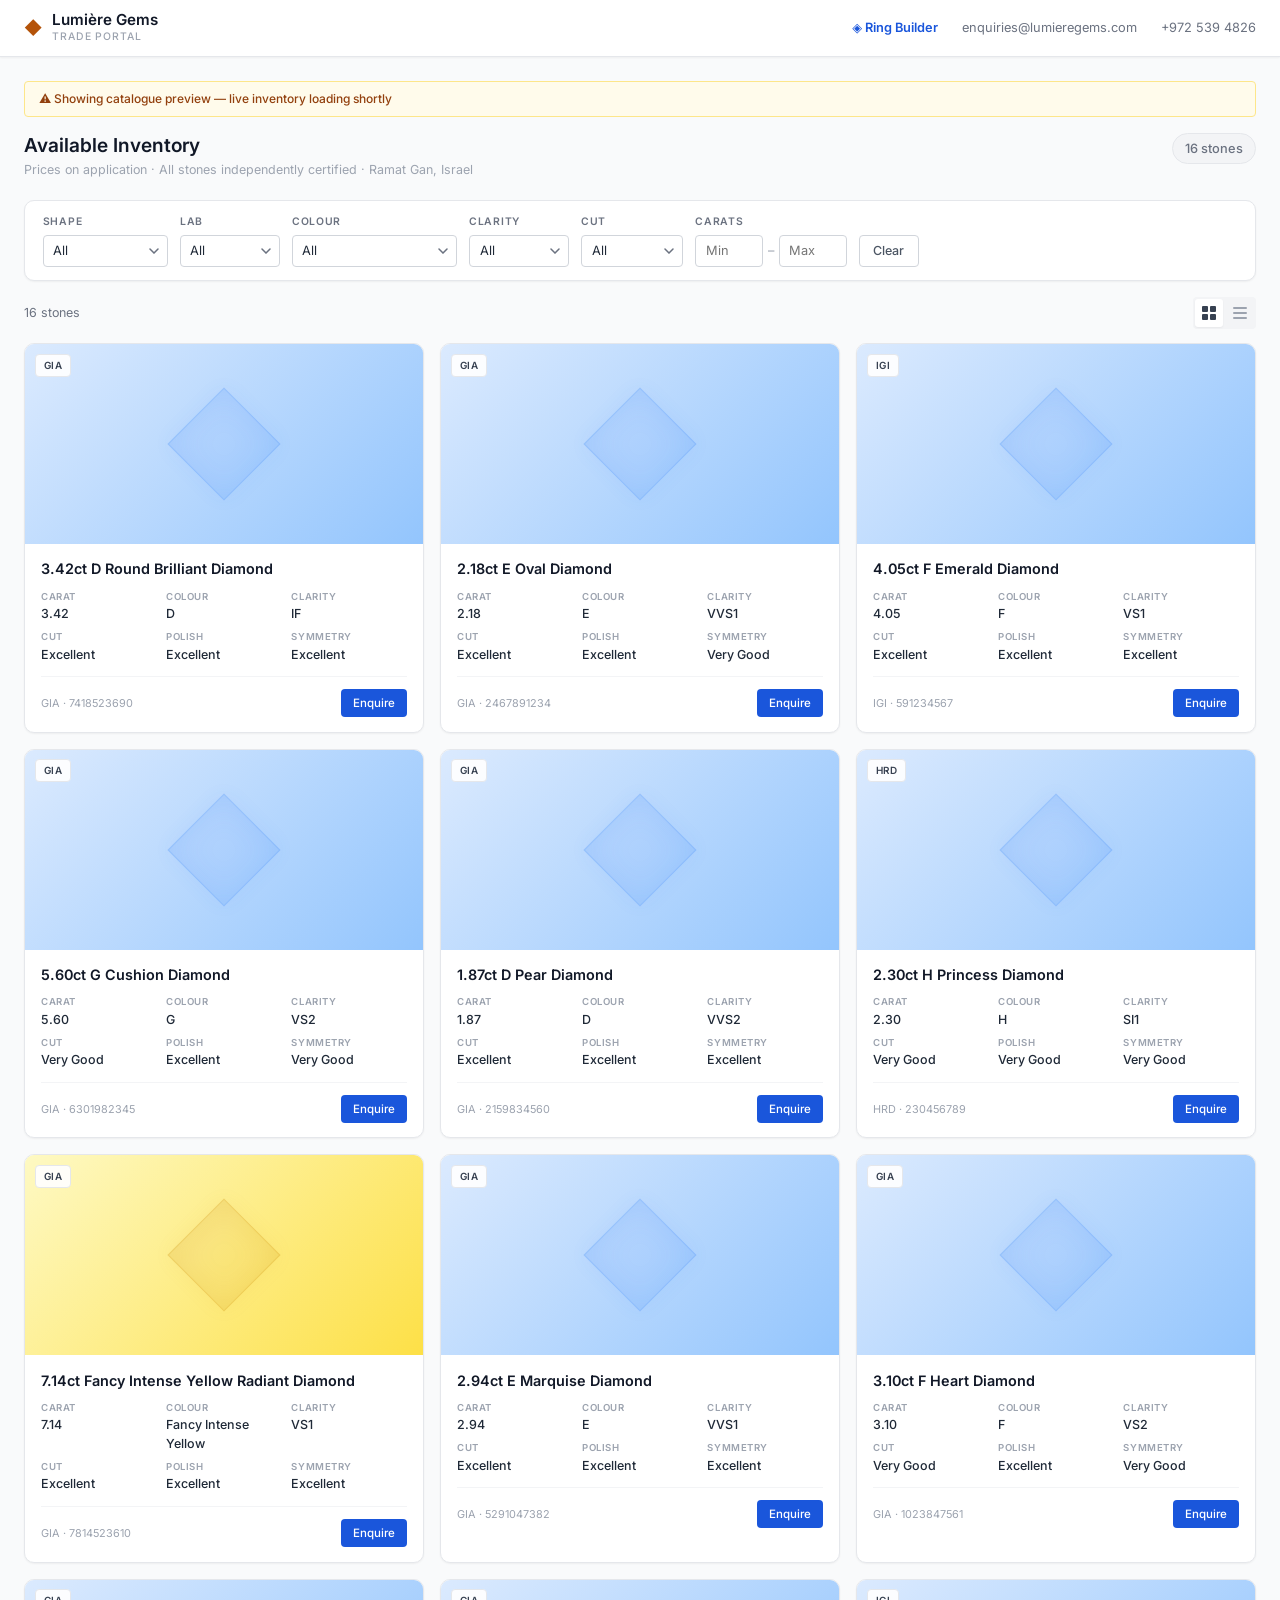
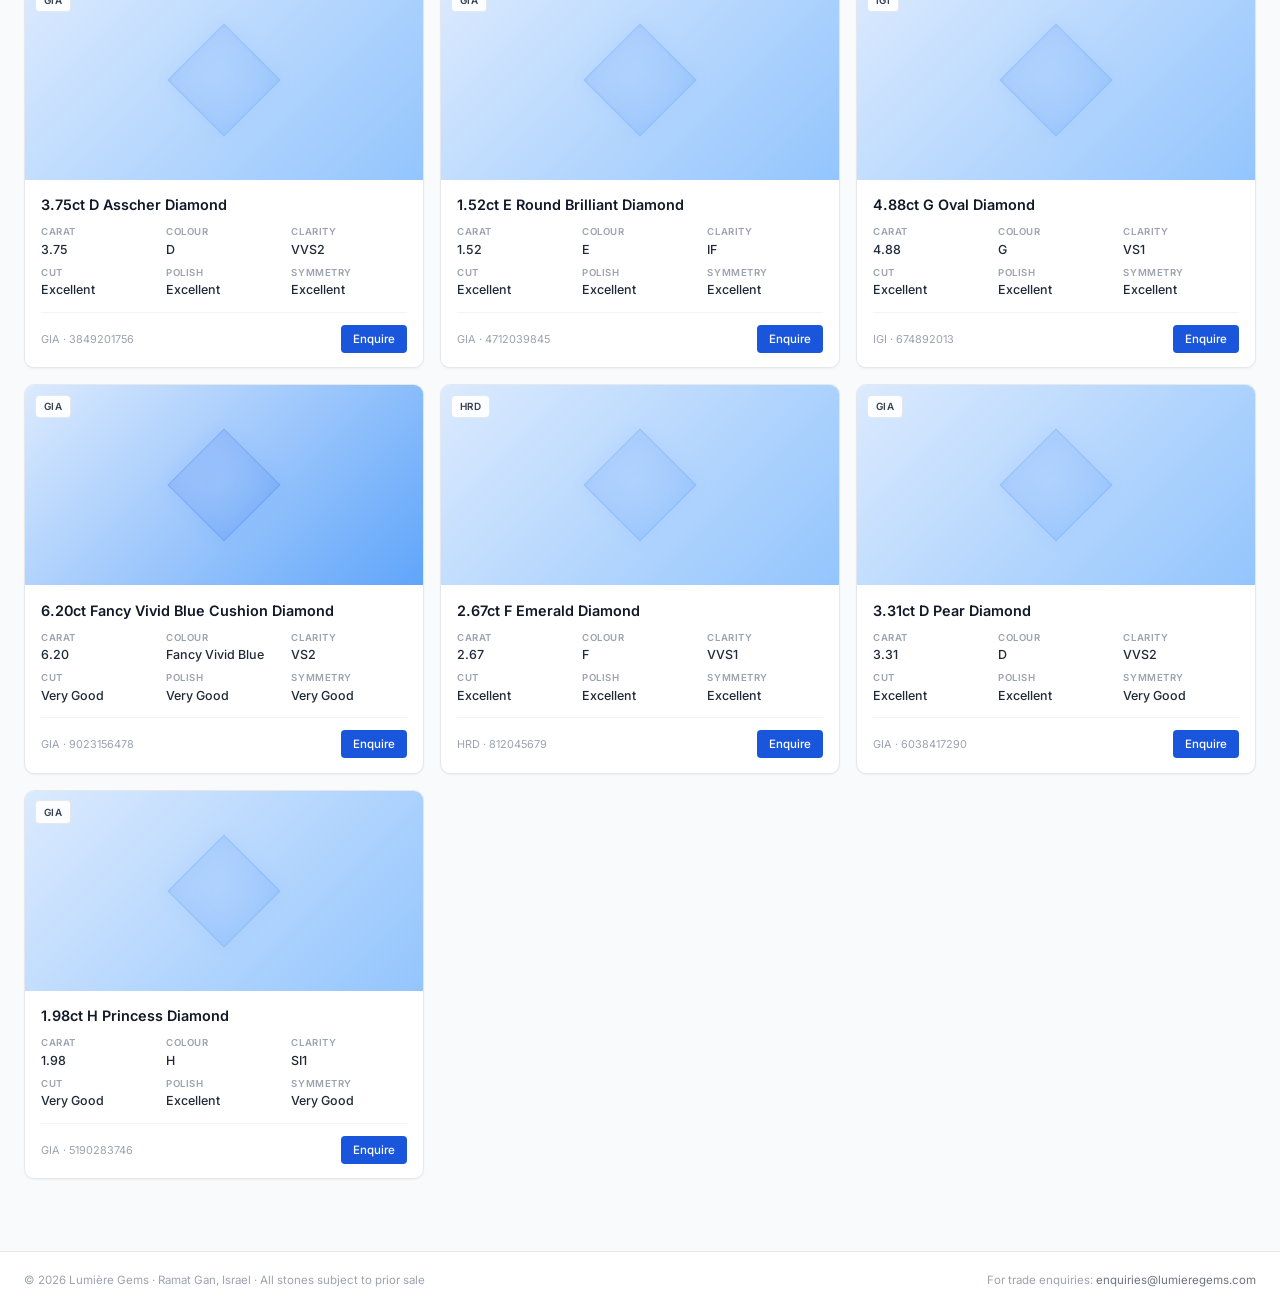
<file: index.html>
<!DOCTYPE html>
<html lang="en">
<head>
  <meta charset="UTF-8" />
  <meta name="viewport" content="width=device-width, initial-scale=1.0" />
  <title>Lumière Gems — Trade Portal</title>
  <link rel="stylesheet" href="style.css" />
  <link rel="preconnect" href="https://fonts.googleapis.com" />
  <link href="https://fonts.googleapis.com/css2?family=Inter:wght@300;400;500;600&display=swap" rel="stylesheet" />
</head>
<body>

  <!-- HEADER -->
  <header class="site-header">
    <div class="header-inner">
      <div class="header-brand">
        <span class="logo-mark">◆</span>
        <div>
          <div class="logo-name">Lumière Gems</div>
          <div class="logo-sub">Trade Portal</div>
        </div>
      </div>
      <div class="header-actions">
        <a href="ring-builder.html" class="header-contact" style="font-weight:600;color:var(--blue);">◈ Ring Builder</a>
        <a href="mailto:enquiries@lumieregems.com" class="header-contact">enquiries@lumieregems.com</a>
        <a href="tel:+97253948926" class="header-contact">+972 539 4826</a>
      </div>
    </div>
  </header>

  <!-- MAIN -->
  <main class="main">

    <!-- PAGE TITLE -->
    <div class="page-title">
      <div>
        <h1>Available Inventory</h1>
        <p class="page-sub">Prices on application · All stones independently certified · Ramat Gan, Israel</p>
      </div>
      <div class="inventory-count" id="inventory-count">— stones</div>
    </div>

    <!-- FILTERS -->
    <div class="filters-bar" id="filters-bar">
      <div class="filter-group">
        <label>Shape</label>
        <select id="f-shape"><option value="">All</option></select>
      </div>
      <div class="filter-group">
        <label>Lab</label>
        <select id="f-lab"><option value="">All</option></select>
      </div>
      <div class="filter-group">
        <label>Colour</label>
        <select id="f-color"><option value="">All</option></select>
      </div>
      <div class="filter-group">
        <label>Clarity</label>
        <select id="f-clarity"><option value="">All</option></select>
      </div>
      <div class="filter-group">
        <label>Cut</label>
        <select id="f-cut"><option value="">All</option></select>
      </div>
      <div class="filter-group filter-group--range">
        <label>Carats</label>
        <div class="range-inputs">
          <input type="number" id="f-carat-min" placeholder="Min" min="0" step="0.01" />
          <span>–</span>
          <input type="number" id="f-carat-max" placeholder="Max" min="0" step="0.01" />
        </div>
      </div>
      <button class="btn-reset" id="btn-reset">Clear</button>
    </div>

    <!-- VIEW TOGGLE -->
    <div class="view-toolbar">
      <div class="result-info" id="result-info"></div>
      <div class="view-toggle">
        <button class="view-btn active" id="view-grid" title="Grid view">
          <svg width="16" height="16" viewBox="0 0 16 16" fill="none"><rect x="1" y="1" width="6" height="6" rx="1" fill="currentColor"/><rect x="9" y="1" width="6" height="6" rx="1" fill="currentColor"/><rect x="1" y="9" width="6" height="6" rx="1" fill="currentColor"/><rect x="9" y="9" width="6" height="6" rx="1" fill="currentColor"/></svg>
        </button>
        <button class="view-btn" id="view-list" title="List view">
          <svg width="16" height="16" viewBox="0 0 16 16" fill="none"><rect x="1" y="2" width="14" height="2" rx="1" fill="currentColor"/><rect x="1" y="7" width="14" height="2" rx="1" fill="currentColor"/><rect x="1" y="12" width="14" height="2" rx="1" fill="currentColor"/></svg>
        </button>
      </div>
    </div>

    <!-- INVENTORY GRID -->
    <div class="inventory-grid" id="inventory-grid"></div>

    <!-- EMPTY STATE -->
    <div class="empty-state" id="empty-state" style="display:none">
      <p>No stones match your filters.</p>
      <button class="btn-reset-inline" id="btn-reset-2">Clear filters</button>
    </div>

  </main>

  <!-- ENQUIRY MODAL -->
  <div class="modal-backdrop" id="modal-backdrop"></div>
  <div class="modal" id="enquiry-modal" role="dialog" aria-modal="true" aria-hidden="true">
    <div class="modal-header">
      <h2>Enquire About This Stone</h2>
      <button class="modal-close" id="modal-close" aria-label="Close">×</button>
    </div>
    <div class="modal-stone-ref" id="modal-stone-ref"></div>
    <form class="modal-form" id="enquiry-form" novalidate>
      <div class="form-row">
        <div class="form-group">
          <label for="eq-name">Full Name *</label>
          <input type="text" id="eq-name" required placeholder="Your name" />
        </div>
        <div class="form-group">
          <label for="eq-company">Company</label>
          <input type="text" id="eq-company" placeholder="Your company" />
        </div>
      </div>
      <div class="form-row">
        <div class="form-group">
          <label for="eq-email">Email *</label>
          <input type="email" id="eq-email" required placeholder="your@email.com" />
        </div>
        <div class="form-group">
          <label for="eq-phone">Phone</label>
          <input type="tel" id="eq-phone" placeholder="+1 000 000 0000" />
        </div>
      </div>
      <div class="form-group">
        <label for="eq-message">Message</label>
        <textarea id="eq-message" rows="3" placeholder="Any specific requirements or questions…"></textarea>
      </div>
      <div class="modal-actions">
        <button type="submit" class="btn-primary">Send Enquiry</button>
      </div>
      <p class="form-success" id="eq-success">Thank you — we'll be in touch within one business day.</p>
    </form>
  </div>

  <!-- STONE DETAIL MODAL -->
  <div class="modal modal--detail" id="detail-modal" role="dialog" aria-modal="true" aria-hidden="true">
    <div class="modal-header">
      <h2 id="detail-title"></h2>
      <button class="modal-close" id="detail-close" aria-label="Close">×</button>
    </div>
    <div class="detail-body">
      <div class="detail-media" id="detail-media"></div>
      <div class="detail-info">
        <div class="detail-specs" id="detail-specs"></div>
        <div class="detail-actions" id="detail-actions"></div>
      </div>
    </div>
  </div>

  <!-- FOOTER -->
  <footer class="site-footer">
    <div class="footer-inner">
      <span>© 2026 Lumière Gems · Ramat Gan, Israel · All stones subject to prior sale</span>
      <span>For trade enquiries: <a href="mailto:enquiries@lumieregems.com">enquiries@lumieregems.com</a></span>
    </div>
  </footer>

  <script src="script.js"></script>
</body>
</html>
</file>
<file: style.css>
/* ── Reset & Base ─────────────────────────────────────────── */
*, *::before, *::after { box-sizing: border-box; margin: 0; padding: 0; }

:root {
  --blue:       #1a56db;
  --blue-light: #eff6ff;
  --blue-dark:  #1e3a8a;
  --green:      #057a55;
  --green-light:#f0fdf4;
  --red:        #c81e1e;
  --gray-50:    #f9fafb;
  --gray-100:   #f3f4f6;
  --gray-200:   #e5e7eb;
  --gray-300:   #d1d5db;
  --gray-400:   #9ca3af;
  --gray-500:   #6b7280;
  --gray-600:   #4b5563;
  --gray-700:   #374151;
  --gray-800:   #1f2937;
  --gray-900:   #111827;
  --white:      #ffffff;
  --gold:       #b45309;

  --font: 'Inter', system-ui, -apple-system, sans-serif;
  --radius-sm: 4px;
  --radius:    6px;
  --radius-lg: 10px;
  --shadow-sm: 0 1px 2px rgba(0,0,0,0.05);
  --shadow:    0 1px 3px rgba(0,0,0,0.1), 0 1px 2px rgba(0,0,0,0.06);
  --shadow-md: 0 4px 6px rgba(0,0,0,0.07), 0 2px 4px rgba(0,0,0,0.06);
  --shadow-lg: 0 10px 15px rgba(0,0,0,0.1), 0 4px 6px rgba(0,0,0,0.05);
  --trans: 0.15s ease;
}

html { scroll-behavior: smooth; }

body {
  background: var(--gray-50);
  color: var(--gray-800);
  font-family: var(--font);
  font-size: 13px;
  font-weight: 400;
  line-height: 1.5;
  -webkit-font-smoothing: antialiased;
}

a { color: var(--blue); text-decoration: none; }
a:hover { text-decoration: underline; }

/* ── Header ───────────────────────────────────────────────── */
.site-header {
  background: var(--white);
  border-bottom: 1px solid var(--gray-200);
  position: sticky;
  top: 0;
  z-index: 50;
  box-shadow: var(--shadow-sm);
}

.header-inner {
  max-width: 1400px;
  margin: 0 auto;
  padding: 0 1.5rem;
  height: 56px;
  display: flex;
  align-items: center;
  justify-content: space-between;
  gap: 2rem;
}

.header-brand {
  display: flex;
  align-items: center;
  gap: 0.65rem;
}

.logo-mark {
  color: var(--gold);
  font-size: 1.1rem;
  line-height: 1;
}

.logo-name {
  font-size: 0.95rem;
  font-weight: 600;
  color: var(--gray-900);
  line-height: 1.2;
}

.logo-sub {
  font-size: 0.65rem;
  font-weight: 500;
  color: var(--gray-400);
  text-transform: uppercase;
  letter-spacing: 0.08em;
}

.header-actions {
  display: flex;
  align-items: center;
  gap: 1.5rem;
}

.header-contact {
  font-size: 0.8rem;
  color: var(--gray-500);
  font-weight: 400;
}
.header-contact:hover { color: var(--blue); text-decoration: none; }

/* ── Main layout ──────────────────────────────────────────── */
.main {
  max-width: 1400px;
  margin: 0 auto;
  padding: 1.5rem;
}

/* ── Page title ───────────────────────────────────────────── */
.page-title {
  display: flex;
  align-items: flex-start;
  justify-content: space-between;
  margin-bottom: 1.25rem;
  gap: 1rem;
}

.page-title h1 {
  font-size: 1.2rem;
  font-weight: 600;
  color: var(--gray-900);
  line-height: 1.3;
}

.page-sub {
  font-size: 0.78rem;
  color: var(--gray-400);
  margin-top: 0.2rem;
}

.inventory-count {
  font-size: 0.8rem;
  font-weight: 500;
  color: var(--gray-500);
  background: var(--gray-100);
  border: 1px solid var(--gray-200);
  padding: 0.3rem 0.75rem;
  border-radius: 999px;
  white-space: nowrap;
  align-self: flex-start;
}

/* ── Filters ──────────────────────────────────────────────── */
.filters-bar {
  background: var(--white);
  border: 1px solid var(--gray-200);
  border-radius: var(--radius-lg);
  padding: 0.85rem 1.1rem;
  display: flex;
  flex-wrap: wrap;
  gap: 0.75rem;
  align-items: flex-end;
  margin-bottom: 1rem;
  box-shadow: var(--shadow-sm);
}

.filter-group {
  display: flex;
  flex-direction: column;
  gap: 0.3rem;
  min-width: 100px;
}

.filter-group label {
  font-size: 0.65rem;
  font-weight: 600;
  text-transform: uppercase;
  letter-spacing: 0.07em;
  color: var(--gray-500);
}

.filter-group select,
.filter-group input[type="number"] {
  height: 32px;
  padding: 0 0.6rem;
  border: 1px solid var(--gray-300);
  border-radius: var(--radius-sm);
  font-family: var(--font);
  font-size: 0.8rem;
  color: var(--gray-800);
  background: var(--white);
  outline: none;
  transition: border-color var(--trans), box-shadow var(--trans);
  appearance: none;
  cursor: pointer;
}

.filter-group select {
  padding-right: 1.6rem;
  background-image: url("data:image/svg+xml,%3Csvg xmlns='http://www.w3.org/2000/svg' width='10' height='6' viewBox='0 0 10 6'%3E%3Cpath d='M1 1l4 4 4-4' stroke='%236b7280' stroke-width='1.5' fill='none' stroke-linecap='round'/%3E%3C/svg%3E");
  background-repeat: no-repeat;
  background-position: right 0.5rem center;
}

.filter-group select:focus,
.filter-group input[type="number"]:focus {
  border-color: var(--blue);
  box-shadow: 0 0 0 3px rgba(26,86,219,0.1);
}

.filter-group--range .range-inputs {
  display: flex;
  align-items: center;
  gap: 0.3rem;
}
.filter-group--range input { width: 68px; }
.filter-group--range span { color: var(--gray-400); font-size: 0.8rem; }

.btn-reset {
  height: 32px;
  padding: 0 0.85rem;
  border: 1px solid var(--gray-300);
  border-radius: var(--radius-sm);
  background: var(--white);
  color: var(--gray-600);
  font-family: var(--font);
  font-size: 0.78rem;
  font-weight: 500;
  cursor: pointer;
  transition: var(--trans);
  align-self: flex-end;
}
.btn-reset:hover { background: var(--gray-50); border-color: var(--gray-400); }

/* ── View toolbar ─────────────────────────────────────────── */
.view-toolbar {
  display: flex;
  align-items: center;
  justify-content: space-between;
  margin-bottom: 0.85rem;
}

.result-info {
  font-size: 0.78rem;
  color: var(--gray-500);
}

.view-toggle {
  display: flex;
  gap: 0.2rem;
  background: var(--gray-100);
  border-radius: var(--radius-sm);
  padding: 2px;
}

.view-btn {
  width: 28px; height: 28px;
  display: flex; align-items: center; justify-content: center;
  border: none;
  background: transparent;
  color: var(--gray-400);
  border-radius: 3px;
  cursor: pointer;
  transition: var(--trans);
}
.view-btn.active, .view-btn:hover {
  background: var(--white);
  color: var(--gray-700);
  box-shadow: var(--shadow-sm);
}

/* ── Inventory grid ───────────────────────────────────────── */
.inventory-grid {
  display: grid;
  grid-template-columns: repeat(auto-fill, minmax(300px, 1fr));
  gap: 1rem;
}

.inventory-grid.list-view {
  grid-template-columns: 1fr;
  gap: 0.4rem;
}

/* ── Stone card (grid) ────────────────────────────────────── */
.stone-card {
  background: var(--white);
  border: 1px solid var(--gray-200);
  border-radius: var(--radius-lg);
  overflow: hidden;
  box-shadow: var(--shadow-sm);
  transition: box-shadow var(--trans), border-color var(--trans), transform var(--trans);
  cursor: pointer;
  animation: fadeIn 0.25s ease both;
}
.stone-card:hover {
  box-shadow: var(--shadow-md);
  border-color: var(--gray-300);
  transform: translateY(-1px);
}
@keyframes fadeIn {
  from { opacity: 0; transform: translateY(8px); }
  to   { opacity: 1; transform: translateY(0); }
}

.card-media {
  position: relative;
  height: 200px;
  background: var(--gray-100);
  overflow: hidden;
}
.card-media img {
  width: 100%; height: 100%;
  object-fit: cover;
  display: block;
}
.card-gem-visual {
  width: 100%; height: 100%;
  display: flex; align-items: center; justify-content: center;
  position: relative;
  overflow: hidden;
}
.gem-bg {
  position: absolute;
  inset: 0;
}
.gem-shape {
  position: relative;
  z-index: 2;
  width: 80px; height: 80px;
  background: rgba(255,255,255,0.15);
  transform: rotate(45deg);
  border: 1px solid rgba(255,255,255,0.3);
  box-shadow: inset 0 0 30px rgba(255,255,255,0.1), 0 0 20px rgba(255,255,255,0.05);
}

.card-lab-badge {
  position: absolute;
  top: 0.6rem; left: 0.6rem;
  background: rgba(255,255,255,0.92);
  border: 1px solid var(--gray-200);
  color: var(--gray-700);
  font-size: 0.62rem;
  font-weight: 600;
  letter-spacing: 0.05em;
  text-transform: uppercase;
  padding: 0.2rem 0.5rem;
  border-radius: var(--radius-sm);
}

.card-video-btn {
  position: absolute;
  top: 0.6rem; right: 0.6rem;
  background: rgba(0,0,0,0.65);
  color: #fff;
  font-size: 0.62rem;
  font-weight: 500;
  padding: 0.2rem 0.5rem;
  border-radius: var(--radius-sm);
  display: flex; align-items: center; gap: 0.25rem;
  text-decoration: none;
  transition: background var(--trans);
}
.card-video-btn:hover { background: rgba(0,0,0,0.85); text-decoration: none; color: #fff; }

.card-body { padding: 0.9rem 1rem; }

.card-title {
  font-size: 0.9rem;
  font-weight: 600;
  color: var(--gray-900);
  margin-bottom: 0.6rem;
  white-space: nowrap;
  overflow: hidden;
  text-overflow: ellipsis;
}

.card-specs {
  display: grid;
  grid-template-columns: repeat(3, 1fr);
  gap: 0.4rem 0.6rem;
  margin-bottom: 0.75rem;
  padding-bottom: 0.75rem;
  border-bottom: 1px solid var(--gray-100);
}

.spec-item { display: flex; flex-direction: column; gap: 1px; }
.spec-label {
  font-size: 0.6rem;
  font-weight: 600;
  text-transform: uppercase;
  letter-spacing: 0.06em;
  color: var(--gray-400);
}
.spec-value {
  font-size: 0.78rem;
  font-weight: 500;
  color: var(--gray-800);
}

.card-footer {
  display: flex;
  align-items: center;
  justify-content: space-between;
  gap: 0.5rem;
}

.card-cert-ref {
  font-size: 0.68rem;
  color: var(--gray-400);
  font-weight: 400;
}

.card-actions {
  display: flex;
  gap: 0.4rem;
}

.btn-enquire {
  height: 28px;
  padding: 0 0.75rem;
  background: var(--blue);
  color: var(--white);
  border: none;
  border-radius: var(--radius-sm);
  font-family: var(--font);
  font-size: 0.72rem;
  font-weight: 500;
  cursor: pointer;
  transition: background var(--trans);
  white-space: nowrap;
}
.btn-enquire:hover { background: var(--blue-dark); }

.btn-cert {
  height: 28px;
  width: 28px;
  display: flex; align-items: center; justify-content: center;
  background: var(--gray-50);
  border: 1px solid var(--gray-200);
  border-radius: var(--radius-sm);
  color: var(--gray-500);
  cursor: pointer;
  transition: var(--trans);
  text-decoration: none;
  font-size: 0.7rem;
}
.btn-cert:hover { background: var(--gray-100); color: var(--gray-700); text-decoration: none; border-color: var(--gray-300); }

/* ── List view card ───────────────────────────────────────── */
.stone-card.list-card {
  border-radius: var(--radius);
  transform: none !important;
}
.stone-card.list-card:hover { transform: none !important; }

.list-card-inner {
  display: grid;
  grid-template-columns: 64px 1fr auto;
  align-items: center;
  gap: 1rem;
  padding: 0.65rem 1rem;
}

.list-thumb {
  width: 64px; height: 64px;
  border-radius: var(--radius-sm);
  overflow: hidden;
  flex-shrink: 0;
  background: var(--gray-100);
}
.list-thumb img { width: 100%; height: 100%; object-fit: cover; }
.list-thumb .card-gem-visual { width: 64px; height: 64px; }
.list-thumb .gem-shape { width: 28px; height: 28px; }

.list-info { display: flex; flex-direction: column; gap: 0.35rem; overflow: hidden; }
.list-title {
  font-size: 0.88rem;
  font-weight: 600;
  color: var(--gray-900);
  white-space: nowrap;
  overflow: hidden;
  text-overflow: ellipsis;
}
.list-specs {
  display: flex;
  flex-wrap: wrap;
  gap: 0.3rem 1rem;
}
.list-spec {
  font-size: 0.72rem;
  color: var(--gray-500);
}
.list-spec strong { color: var(--gray-700); font-weight: 500; }

.list-actions {
  display: flex;
  flex-direction: column;
  align-items: flex-end;
  gap: 0.4rem;
  flex-shrink: 0;
}
.list-lab {
  font-size: 0.65rem;
  font-weight: 600;
  letter-spacing: 0.05em;
  text-transform: uppercase;
  color: var(--gray-400);
  background: var(--gray-100);
  padding: 0.15rem 0.45rem;
  border-radius: var(--radius-sm);
}

/* ── Empty state ──────────────────────────────────────────── */
.empty-state {
  text-align: center;
  padding: 4rem 2rem;
  color: var(--gray-400);
  font-size: 0.88rem;
}
.btn-reset-inline {
  margin-top: 0.75rem;
  display: inline-block;
  color: var(--blue);
  background: none;
  border: none;
  font-family: var(--font);
  font-size: 0.88rem;
  cursor: pointer;
  text-decoration: underline;
}

/* ── Loading skeleton ─────────────────────────────────────── */
.skeleton-card {
  background: var(--white);
  border: 1px solid var(--gray-200);
  border-radius: var(--radius-lg);
  overflow: hidden;
  animation: shimmer 1.5s ease-in-out infinite;
}
.skeleton-media { height: 200px; background: var(--gray-100); }
.skeleton-body { padding: 0.9rem 1rem; display: flex; flex-direction: column; gap: 0.5rem; }
.skeleton-line { height: 10px; background: var(--gray-100); border-radius: 4px; }
.skeleton-line--short { width: 60%; }
.skeleton-line--med   { width: 80%; }
@keyframes shimmer {
  0%, 100% { opacity: 1; }
  50%       { opacity: 0.6; }
}

/* ── Modals ───────────────────────────────────────────────── */
.modal-backdrop {
  position: fixed; inset: 0;
  background: rgba(17,24,39,0.5);
  backdrop-filter: blur(2px);
  z-index: 100;
  opacity: 0; pointer-events: none;
  transition: opacity 0.2s ease;
}
.modal-backdrop.active { opacity: 1; pointer-events: all; }

.modal {
  position: fixed;
  top: 50%; left: 50%;
  transform: translate(-50%, -50%) scale(0.97);
  background: var(--white);
  border-radius: var(--radius-lg);
  box-shadow: var(--shadow-lg);
  z-index: 101;
  width: 90%; max-width: 560px;
  max-height: 90vh;
  overflow-y: auto;
  opacity: 0; pointer-events: none;
  transition: opacity 0.2s ease, transform 0.2s ease;
}
.modal.active {
  opacity: 1; pointer-events: all;
  transform: translate(-50%, -50%) scale(1);
}

.modal--detail { max-width: 780px; }

.modal-header {
  display: flex;
  align-items: center;
  justify-content: space-between;
  padding: 1.1rem 1.3rem;
  border-bottom: 1px solid var(--gray-200);
  position: sticky; top: 0;
  background: var(--white);
  z-index: 1;
}
.modal-header h2 {
  font-size: 0.95rem;
  font-weight: 600;
  color: var(--gray-900);
}
.modal-close {
  width: 28px; height: 28px;
  display: flex; align-items: center; justify-content: center;
  background: none; border: none;
  color: var(--gray-400);
  font-size: 1.2rem;
  cursor: pointer;
  border-radius: var(--radius-sm);
  transition: var(--trans);
}
.modal-close:hover { background: var(--gray-100); color: var(--gray-600); }

.modal-stone-ref {
  padding: 0.6rem 1.3rem;
  background: var(--gray-50);
  border-bottom: 1px solid var(--gray-200);
  font-size: 0.78rem;
  color: var(--gray-600);
  font-weight: 500;
}

.modal-form { padding: 1.2rem 1.3rem; display: flex; flex-direction: column; gap: 0.9rem; }
.form-row { display: grid; grid-template-columns: 1fr 1fr; gap: 0.75rem; }
.form-group { display: flex; flex-direction: column; gap: 0.3rem; }
.form-group label {
  font-size: 0.7rem;
  font-weight: 600;
  text-transform: uppercase;
  letter-spacing: 0.06em;
  color: var(--gray-500);
}
.form-group input,
.form-group textarea {
  border: 1px solid var(--gray-300);
  border-radius: var(--radius-sm);
  padding: 0.5rem 0.65rem;
  font-family: var(--font);
  font-size: 0.82rem;
  color: var(--gray-800);
  outline: none;
  transition: border-color var(--trans), box-shadow var(--trans);
}
.form-group input:focus,
.form-group textarea:focus {
  border-color: var(--blue);
  box-shadow: 0 0 0 3px rgba(26,86,219,0.1);
}
.form-group textarea { resize: vertical; }

.modal-actions { display: flex; justify-content: flex-end; }
.btn-primary {
  height: 36px;
  padding: 0 1.2rem;
  background: var(--blue);
  color: var(--white);
  border: none;
  border-radius: var(--radius-sm);
  font-family: var(--font);
  font-size: 0.82rem;
  font-weight: 500;
  cursor: pointer;
  transition: background var(--trans);
}
.btn-primary:hover { background: var(--blue-dark); }

.form-success {
  display: none;
  background: var(--green-light);
  color: var(--green);
  border: 1px solid #bbf7d0;
  border-radius: var(--radius-sm);
  padding: 0.6rem 0.8rem;
  font-size: 0.8rem;
  font-weight: 500;
}
.form-success.visible { display: block; }

/* ── Detail modal ─────────────────────────────────────────── */
.detail-body {
  display: grid;
  grid-template-columns: 280px 1fr;
}

.detail-media {
  height: 280px;
  background: var(--gray-100);
  overflow: hidden;
}
.detail-media img { width: 100%; height: 100%; object-fit: cover; }
.detail-media .card-gem-visual { width: 100%; height: 100%; }
.detail-media .gem-shape { width: 100px; height: 100px; }

.detail-info { padding: 1.2rem 1.3rem; display: flex; flex-direction: column; gap: 1rem; }

.detail-specs {
  display: grid;
  grid-template-columns: 1fr 1fr;
  gap: 0.6rem 1.5rem;
}
.detail-spec { display: flex; flex-direction: column; gap: 2px; }
.detail-spec .spec-label {
  font-size: 0.62rem;
  font-weight: 600;
  text-transform: uppercase;
  letter-spacing: 0.07em;
  color: var(--gray-400);
}
.detail-spec .spec-value {
  font-size: 0.82rem;
  font-weight: 500;
  color: var(--gray-800);
}

.detail-actions {
  display: flex;
  gap: 0.5rem;
  flex-wrap: wrap;
  padding-top: 0.5rem;
  border-top: 1px solid var(--gray-100);
}

.btn-secondary {
  height: 34px;
  padding: 0 1rem;
  background: var(--white);
  color: var(--gray-700);
  border: 1px solid var(--gray-300);
  border-radius: var(--radius-sm);
  font-family: var(--font);
  font-size: 0.78rem;
  font-weight: 500;
  cursor: pointer;
  transition: var(--trans);
  text-decoration: none;
  display: flex; align-items: center; gap: 0.3rem;
}
.btn-secondary:hover { background: var(--gray-50); border-color: var(--gray-400); text-decoration: none; color: var(--gray-700); }

@media (max-width: 600px) {
  .detail-body { grid-template-columns: 1fr; }
  .detail-media { height: 200px; }
  .form-row { grid-template-columns: 1fr; }
  .header-actions { display: none; }
  .filter-group--range { display: none; }
}

/* ── Footer ───────────────────────────────────────────────── */
.site-footer {
  border-top: 1px solid var(--gray-200);
  margin-top: 3rem;
  padding: 1.2rem 1.5rem;
  background: var(--white);
}
.footer-inner {
  max-width: 1400px;
  margin: 0 auto;
  display: flex;
  justify-content: space-between;
  flex-wrap: wrap;
  gap: 0.5rem;
  font-size: 0.72rem;
  color: var(--gray-400);
}
.footer-inner a { color: var(--gray-500); }

/* ── Preview banner ───────────────────────────────────────── */
#live-banner {
  background: #fffbeb;
  border: 1px solid #fde68a;
  border-radius: var(--radius-sm);
  padding: 0.5rem 0.85rem;
  font-size: 0.75rem;
  color: #92400e;
  font-weight: 500;
  margin-bottom: 1rem;
  display: flex;
  align-items: center;
  gap: 0.4rem;
}
</file>
